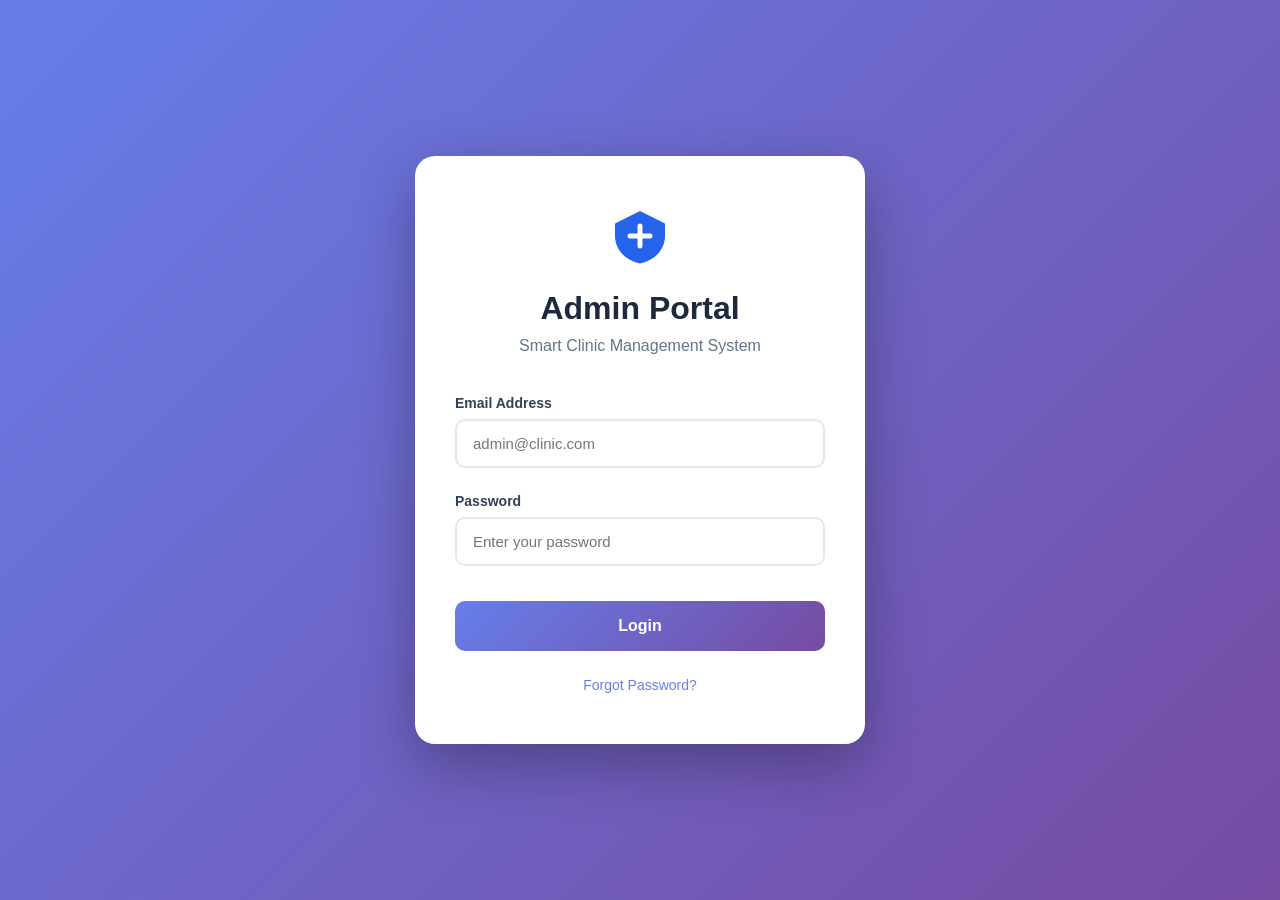
<file: frontend/admin/index.html>
<!DOCTYPE html>
<html lang="en">
<head>
    <meta charset="UTF-8">
    <meta name="viewport" content="width=device-width, initial-scale=1.0">
    <title>Admin Portal - Smart Clinic</title>
    <link rel="stylesheet" href="styles.css">
</head>
<body>
    <div class="container">
        <div class="login-card">
            <div class="logo">
                <svg width="60" height="60" viewBox="0 0 24 24" fill="none" xmlns="http://www.w3.org/2000/svg">
                    <path d="M12 2L2 7V12C2 16.97 5.63 21.67 12 23C18.37 21.67 22 16.97 22 12V7L12 2Z" fill="#2563eb"/>
                    <path d="M12 8V16M8 12H16" stroke="white" stroke-width="2" stroke-linecap="round"/>
                </svg>
            </div>
            <h1>Admin Portal</h1>
            <p class="subtitle">Smart Clinic Management System</p>
            
            <form id="loginForm">
                <div class="form-group">
                    <label for="email">Email Address</label>
                    <input type="email" id="email" name="email" placeholder="admin@clinic.com" required>
                </div>
                
                <div class="form-group">
                    <label for="password">Password</label>
                    <input type="password" id="password" name="password" placeholder="Enter your password" required>
                </div>
                
                <button type="submit" class="btn-login">Login</button>
            </form>
            
            <div class="footer-links">
                <a href="#">Forgot Password?</a>
            </div>
        </div>
    </div>
    
    <script src="script.js"></script>
</body>
</html>
</file>
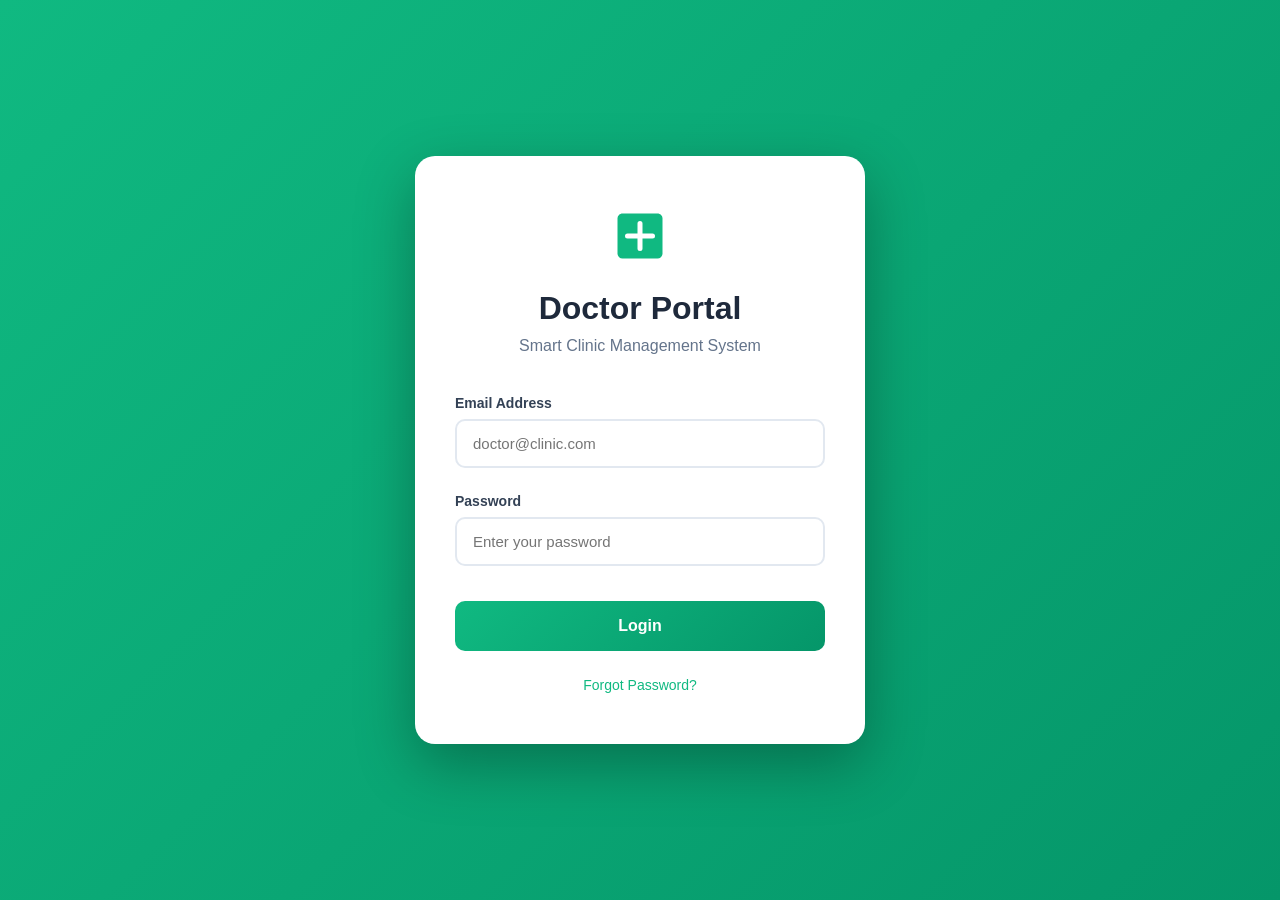
<file: frontend/doctor/index.html>
<!DOCTYPE html>
<html lang="en">
<head>
    <meta charset="UTF-8">
    <meta name="viewport" content="width=device-width, initial-scale=1.0">
    <title>Doctor Portal - Smart Clinic</title>
    <link rel="stylesheet" href="styles.css">
</head>
<body>
    <div class="container">
        <div class="login-card">
            <div class="logo">
                <svg width="60" height="60" viewBox="0 0 24 24" fill="none" xmlns="http://www.w3.org/2000/svg">
                    <path d="M19 3H5C3.9 3 3 3.9 3 5V19C3 20.1 3.9 21 5 21H19C20.1 21 21 20.1 21 19V5C21 3.9 20.1 3 19 3Z" fill="#10b981"/>
                    <path d="M12 7V17M7 12H17" stroke="white" stroke-width="2" stroke-linecap="round"/>
                </svg>
            </div>
            <h1>Doctor Portal</h1>
            <p class="subtitle">Smart Clinic Management System</p>
            
            <form id="loginForm">
                <div class="form-group">
                    <label for="email">Email Address</label>
                    <input type="email" id="email" name="email" placeholder="doctor@clinic.com" required>
                </div>
                
                <div class="form-group">
                    <label for="password">Password</label>
                    <input type="password" id="password" name="password" placeholder="Enter your password" required>
                </div>
                
                <button type="submit" class="btn-login">Login</button>
            </form>
            
            <div class="footer-links">
                <a href="#">Forgot Password?</a>
            </div>
        </div>
    </div>
    
    <script src="script.js"></script>
</body>
</html>
</file>
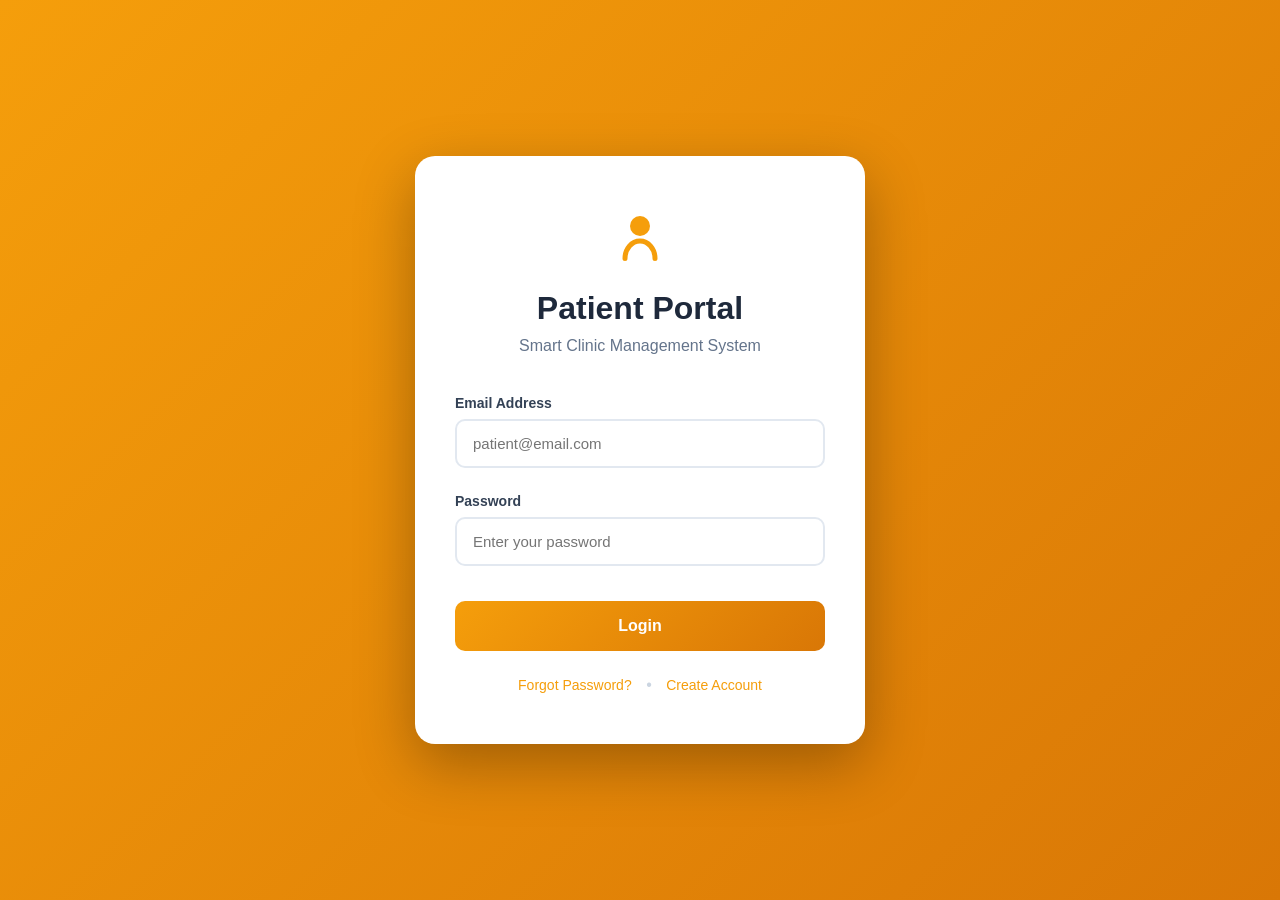
<file: frontend/patient/index.html>
<!DOCTYPE html>
<html lang="en">
<head>
    <meta charset="UTF-8">
    <meta name="viewport" content="width=device-width, initial-scale=1.0">
    <title>Patient Portal - Smart Clinic</title>
    <link rel="stylesheet" href="styles.css">
</head>
<body>
    <div class="container">
        <div class="login-card">
            <div class="logo">
                <svg width="60" height="60" viewBox="0 0 24 24" fill="none" xmlns="http://www.w3.org/2000/svg">
                    <circle cx="12" cy="8" r="4" fill="#f59e0b"/>
                    <path d="M6 21C6 17.134 8.686 14 12 14C15.314 14 18 17.134 18 21" stroke="#f59e0b" stroke-width="2" stroke-linecap="round"/>
                </svg>
            </div>
            <h1>Patient Portal</h1>
            <p class="subtitle">Smart Clinic Management System</p>
            
            <form id="loginForm">
                <div class="form-group">
                    <label for="email">Email Address</label>
                    <input type="email" id="email" name="email" placeholder="patient@email.com" required>
                </div>
                
                <div class="form-group">
                    <label for="password">Password</label>
                    <input type="password" id="password" name="password" placeholder="Enter your password" required>
                </div>
                
                <button type="submit" class="btn-login">Login</button>
            </form>
            
            <div class="footer-links">
                <a href="#">Forgot Password?</a>
                <span class="separator">•</span>
                <a href="register.html">Create Account</a>
            </div>
        </div>
    </div>
    
    <script src="script.js"></script>
</body>
</html>
</file>
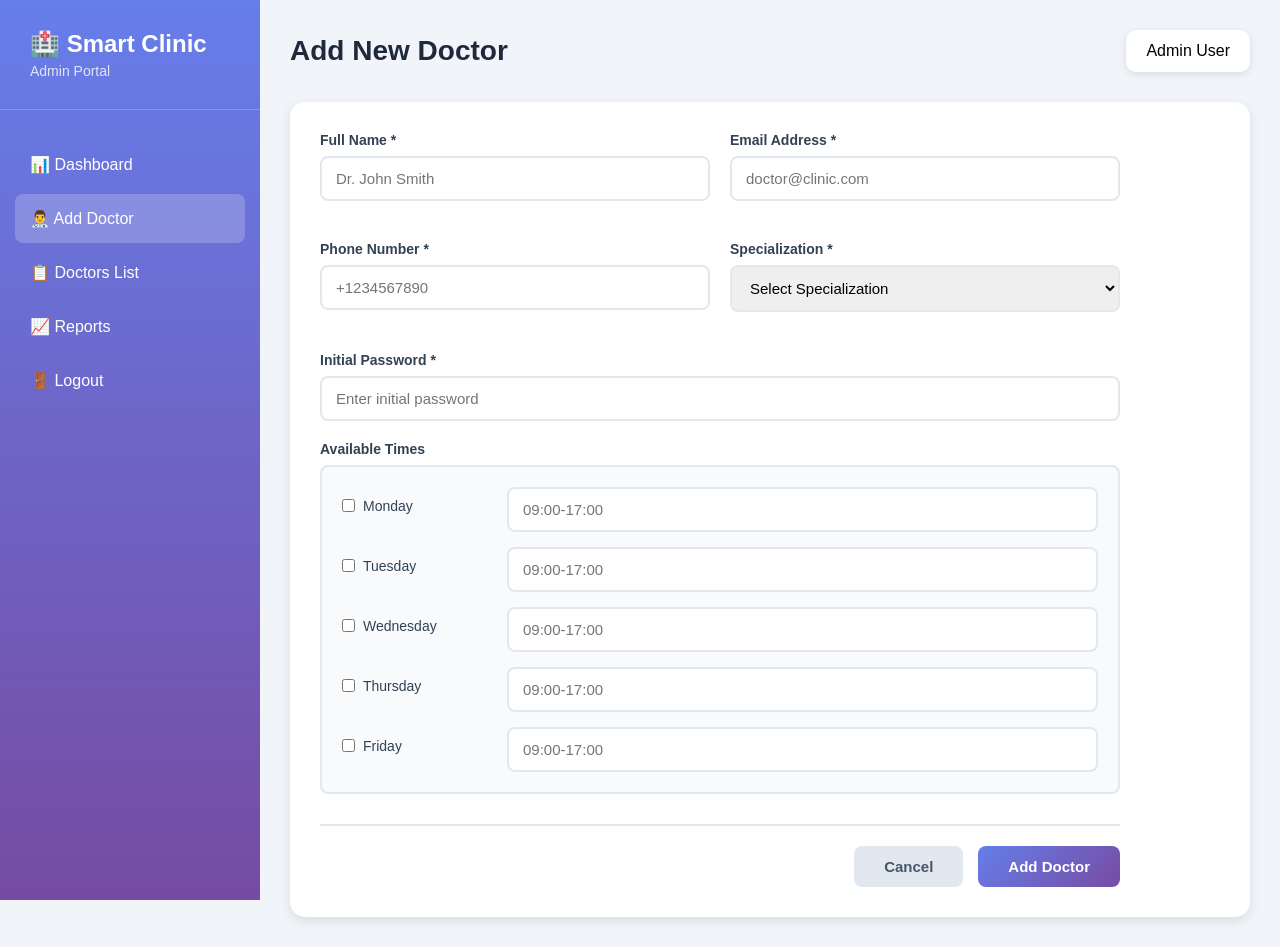
<file: frontend/admin/add-doctor.html>
<!DOCTYPE html>
<html lang="en">
<head>
    <meta charset="UTF-8">
    <meta name="viewport" content="width=device-width, initial-scale=1.0">
    <title>Add Doctor - Admin Portal</title>
    <link rel="stylesheet" href="dashboard-styles.css">
</head>
<body>
    <div class="dashboard">
        <aside class="sidebar">
            <div class="logo">
                <h2>🏥 Smart Clinic</h2>
                <p>Admin Portal</p>
            </div>
            <nav>
                <a href="dashboard.html">📊 Dashboard</a>
                <a href="add-doctor.html" class="active">👨‍⚕️ Add Doctor</a>
                <a href="doctors-list.html">📋 Doctors List</a>
                <a href="reports.html">📈 Reports</a>
                <a href="index.html">🚪 Logout</a>
            </nav>
        </aside>
        
        <main class="content">
            <header>
                <h1>Add New Doctor</h1>
                <div class="user-info">
                    <span id="adminName">Admin User</span>
                </div>
            </header>
            
            <div class="card">
                <form id="addDoctorForm" class="doctor-form">
                    <div class="form-row">
                        <div class="form-group">
                            <label for="name">Full Name *</label>
                            <input type="text" id="name" required placeholder="Dr. John Smith">
                        </div>
                        
                        <div class="form-group">
                            <label for="email">Email Address *</label>
                            <input type="email" id="email" required placeholder="doctor@clinic.com">
                        </div>
                    </div>
                    
                    <div class="form-row">
                        <div class="form-group">
                            <label for="phone">Phone Number *</label>
                            <input type="tel" id="phone" required placeholder="+1234567890">
                        </div>
                        
                        <div class="form-group">
                            <label for="specialization">Specialization *</label>
                            <select id="specialization" required>
                                <option value="">Select Specialization</option>
                                <option value="Cardiology">Cardiology</option>
                                <option value="Pediatrics">Pediatrics</option>
                                <option value="Dermatology">Dermatology</option>
                                <option value="Orthopedics">Orthopedics</option>
                                <option value="Neurology">Neurology</option>
                                <option value="General Practice">General Practice</option>
                                <option value="Psychiatry">Psychiatry</option>
                            </select>
                        </div>
                    </div>
                    
                    <div class="form-group">
                        <label for="password">Initial Password *</label>
                        <input type="password" id="password" required placeholder="Enter initial password">
                    </div>
                    
                    <div class="form-group">
                        <label>Available Times</label>
                        <div class="availability-section">
                            <div class="day-schedule">
                                <label><input type="checkbox" name="monday"> Monday</label>
                                <input type="text" placeholder="09:00-17:00" class="time-input">
                            </div>
                            <div class="day-schedule">
                                <label><input type="checkbox" name="tuesday"> Tuesday</label>
                                <input type="text" placeholder="09:00-17:00" class="time-input">
                            </div>
                            <div class="day-schedule">
                                <label><input type="checkbox" name="wednesday"> Wednesday</label>
                                <input type="text" placeholder="09:00-17:00" class="time-input">
                            </div>
                            <div class="day-schedule">
                                <label><input type="checkbox" name="thursday"> Thursday</label>
                                <input type="text" placeholder="09:00-17:00" class="time-input">
                            </div>
                            <div class="day-schedule">
                                <label><input type="checkbox" name="friday"> Friday</label>
                                <input type="text" placeholder="09:00-17:00" class="time-input">
                            </div>
                        </div>
                    </div>
                    
                    <div class="form-actions">
                        <button type="button" class="btn-secondary" onclick="history.back()">Cancel</button>
                        <button type="submit" class="btn-primary">Add Doctor</button>
                    </div>
                </form>
            </div>
        </main>
    </div>
    
    <script src="add-doctor.js"></script>
</body>
</html>
</file>
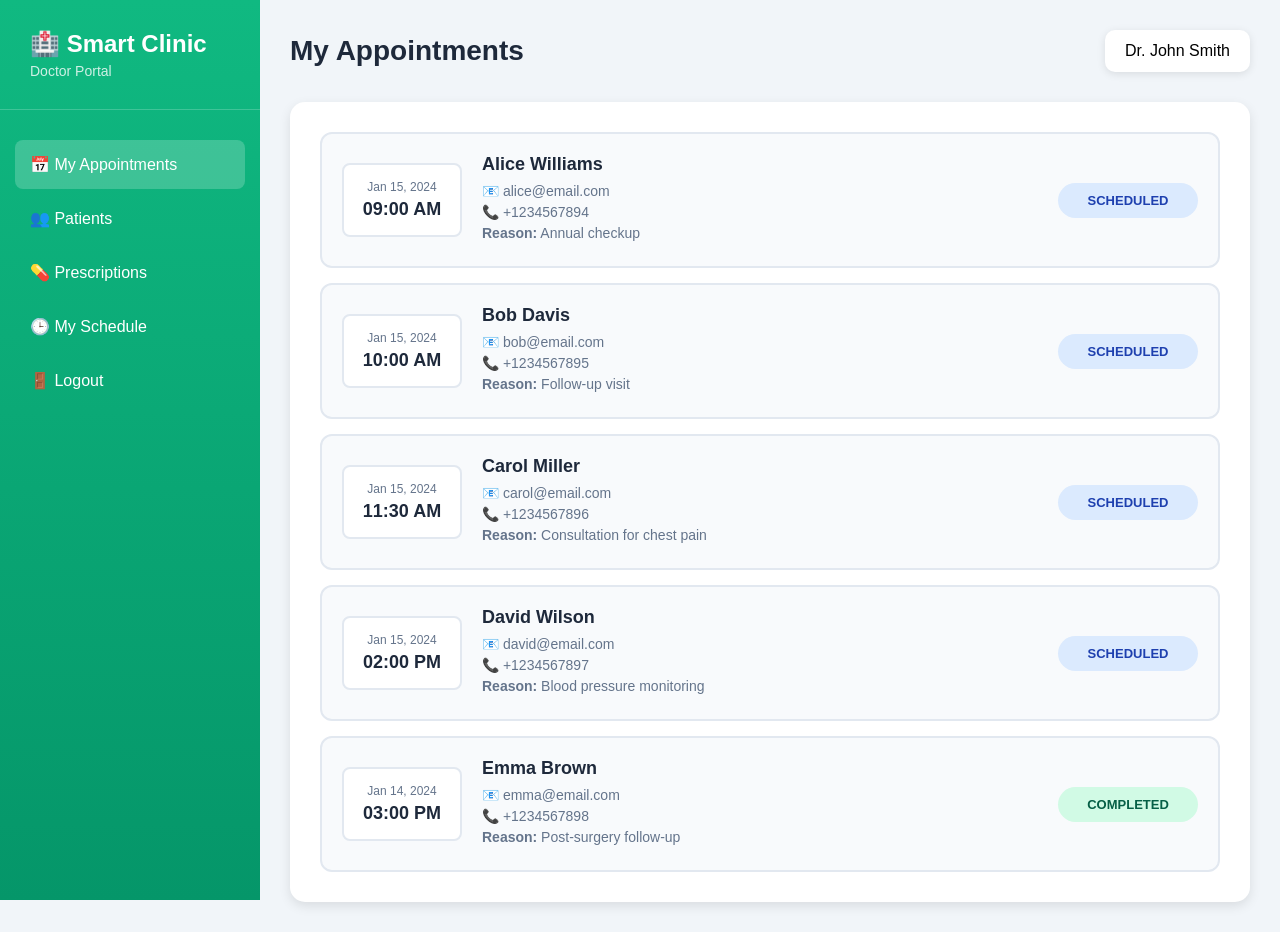
<file: frontend/doctor/dashboard.html>
<!DOCTYPE html>
<html lang="en">
<head>
    <meta charset="UTF-8">
    <meta name="viewport" content="width=device-width, initial-scale=1.0">
    <title>Doctor Dashboard - Smart Clinic</title>
    <link rel="stylesheet" href="dashboard-styles.css">
</head>
<body>
    <div class="dashboard">
        <aside class="sidebar">
            <div class="logo">
                <h2>🏥 Smart Clinic</h2>
                <p>Doctor Portal</p>
            </div>
            <nav>
                <a href="dashboard.html" class="active">📅 My Appointments</a>
                <a href="patients.html">👥 Patients</a>
                <a href="prescriptions.html">💊 Prescriptions</a>
                <a href="schedule.html">🕒 My Schedule</a>
                <a href="index.html">🚪 Logout</a>
            </nav>
        </aside>
        
        <main class="content">
            <header>
                <h1>My Appointments</h1>
                <div class="user-info">
                    <span id="doctorName">Dr. John Smith</span>
                </div>
            </header>
            
            <div class="card">
                <div class="appointments-list">
                    <div class="appointment-item">
                        <div class="appointment-time">
                            <div class="date">Jan 15, 2024</div>
                            <div class="time">09:00 AM</div>
                        </div>
                        <div class="appointment-details">
                            <h3>Alice Williams</h3>
                            <p>📧 alice@email.com</p>
                            <p>📞 +1234567894</p>
                            <p><strong>Reason:</strong> Annual checkup</p>
                        </div>
                        <div class="status-badge status-scheduled">SCHEDULED</div>
                    </div>
                    
                    <div class="appointment-item">
                        <div class="appointment-time">
                            <div class="date">Jan 15, 2024</div>
                            <div class="time">10:00 AM</div>
                        </div>
                        <div class="appointment-details">
                            <h3>Bob Davis</h3>
                            <p>📧 bob@email.com</p>
                            <p>📞 +1234567895</p>
                            <p><strong>Reason:</strong> Follow-up visit</p>
                        </div>
                        <div class="status-badge status-scheduled">SCHEDULED</div>
                    </div>
                    
                    <div class="appointment-item">
                        <div class="appointment-time">
                            <div class="date">Jan 15, 2024</div>
                            <div class="time">11:30 AM</div>
                        </div>
                        <div class="appointment-details">
                            <h3>Carol Miller</h3>
                            <p>📧 carol@email.com</p>
                            <p>📞 +1234567896</p>
                            <p><strong>Reason:</strong> Consultation for chest pain</p>
                        </div>
                        <div class="status-badge status-scheduled">SCHEDULED</div>
                    </div>
                    
                    <div class="appointment-item">
                        <div class="appointment-time">
                            <div class="date">Jan 15, 2024</div>
                            <div class="time">02:00 PM</div>
                        </div>
                        <div class="appointment-details">
                            <h3>David Wilson</h3>
                            <p>📧 david@email.com</p>
                            <p>📞 +1234567897</p>
                            <p><strong>Reason:</strong> Blood pressure monitoring</p>
                        </div>
                        <div class="status-badge status-scheduled">SCHEDULED</div>
                    </div>
                    
                    <div class="appointment-item">
                        <div class="appointment-time">
                            <div class="date">Jan 14, 2024</div>
                            <div class="time">03:00 PM</div>
                        </div>
                        <div class="appointment-details">
                            <h3>Emma Brown</h3>
                            <p>📧 emma@email.com</p>
                            <p>📞 +1234567898</p>
                            <p><strong>Reason:</strong> Post-surgery follow-up</p>
                        </div>
                        <div class="status-badge status-completed">COMPLETED</div>
                    </div>
                </div>
            </div>
        </main>
    </div>
</body>
</html>
</file>
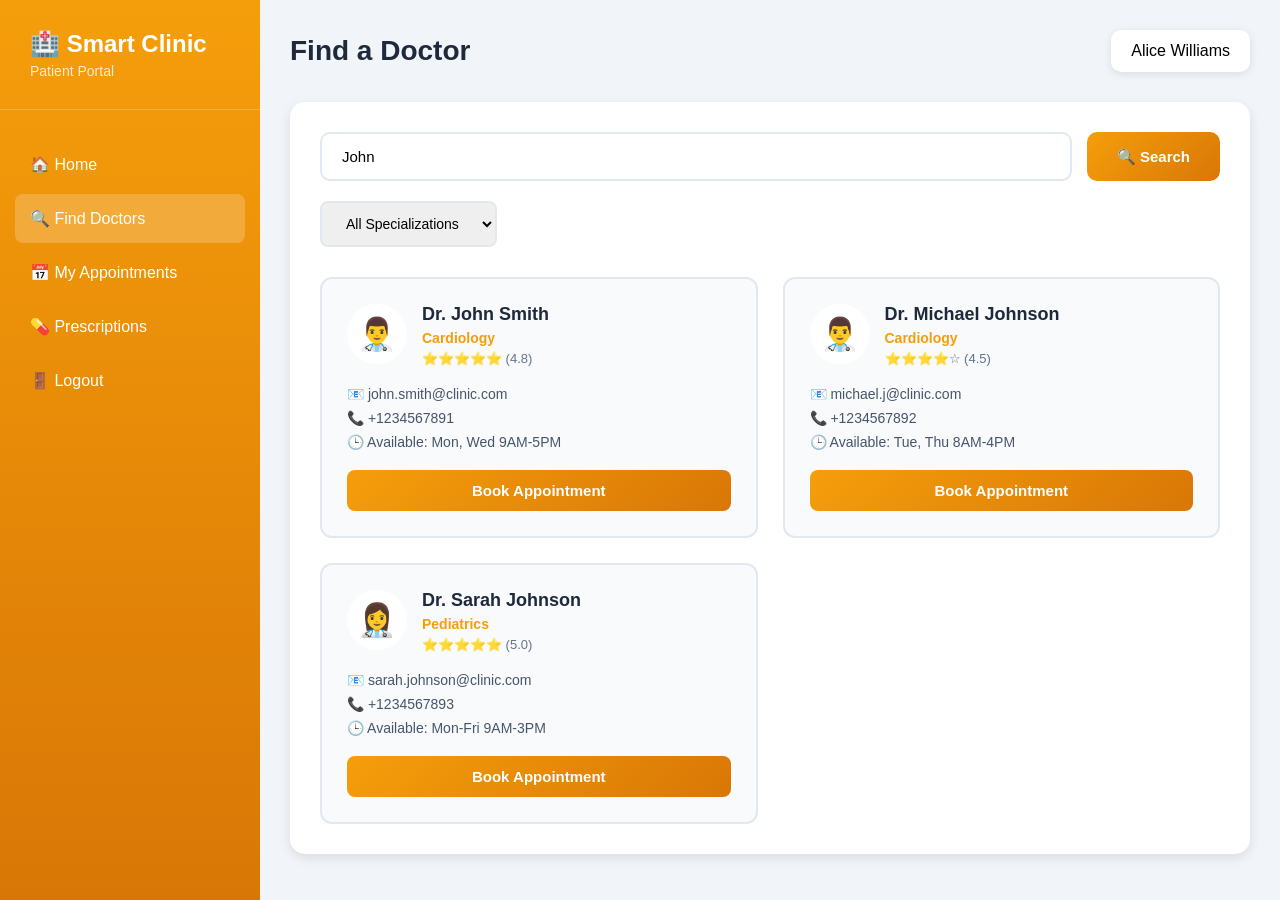
<file: frontend/patient/search-doctors.html>
<!DOCTYPE html>
<html lang="en">
<head>
    <meta charset="UTF-8">
    <meta name="viewport" content="width=device-width, initial-scale=1.0">
    <title>Search Doctors - Patient Portal</title>
    <link rel="stylesheet" href="dashboard-styles.css">
</head>
<body>
    <div class="dashboard">
        <aside class="sidebar">
            <div class="logo">
                <h2>🏥 Smart Clinic</h2>
                <p>Patient Portal</p>
            </div>
            <nav>
                <a href="dashboard.html">🏠 Home</a>
                <a href="search-doctors.html" class="active">🔍 Find Doctors</a>
                <a href="appointments.html">📅 My Appointments</a>
                <a href="prescriptions.html">💊 Prescriptions</a>
                <a href="index.html">🚪 Logout</a>
            </nav>
        </aside>
        
        <main class="content">
            <header>
                <h1>Find a Doctor</h1>
                <div class="user-info">
                    <span id="patientName">Alice Williams</span>
                </div>
            </header>
            
            <div class="card">
                <div class="search-section">
                    <div class="search-bar">
                        <input type="text" id="searchInput" placeholder="Search by doctor name or specialization..." value="John">
                        <button class="btn-search">🔍 Search</button>
                    </div>
                    
                    <div class="filters">
                        <select id="specializationFilter">
                            <option value="">All Specializations</option>
                            <option value="Cardiology">Cardiology</option>
                            <option value="Pediatrics">Pediatrics</option>
                            <option value="Dermatology">Dermatology</option>
                        </select>
                    </div>
                </div>
                
                <div class="doctors-grid">
                    <div class="doctor-card">
                        <div class="doctor-header">
                            <div class="doctor-avatar">👨‍⚕️</div>
                            <div class="doctor-info">
                                <h3>Dr. John Smith</h3>
                                <p class="specialization">Cardiology</p>
                                <div class="rating">⭐⭐⭐⭐⭐ (4.8)</div>
                            </div>
                        </div>
                        <div class="doctor-details">
                            <p>📧 john.smith@clinic.com</p>
                            <p>📞 +1234567891</p>
                            <p>🕒 Available: Mon, Wed 9AM-5PM</p>
                        </div>
                        <button class="btn-primary">Book Appointment</button>
                    </div>
                    
                    <div class="doctor-card">
                        <div class="doctor-header">
                            <div class="doctor-avatar">👨‍⚕️</div>
                            <div class="doctor-info">
                                <h3>Dr. Michael Johnson</h3>
                                <p class="specialization">Cardiology</p>
                                <div class="rating">⭐⭐⭐⭐☆ (4.5)</div>
                            </div>
                        </div>
                        <div class="doctor-details">
                            <p>📧 michael.j@clinic.com</p>
                            <p>📞 +1234567892</p>
                            <p>🕒 Available: Tue, Thu 8AM-4PM</p>
                        </div>
                        <button class="btn-primary">Book Appointment</button>
                    </div>
                    
                    <div class="doctor-card">
                        <div class="doctor-header">
                            <div class="doctor-avatar">👩‍⚕️</div>
                            <div class="doctor-info">
                                <h3>Dr. Sarah Johnson</h3>
                                <p class="specialization">Pediatrics</p>
                                <div class="rating">⭐⭐⭐⭐⭐ (5.0)</div>
                            </div>
                        </div>
                        <div class="doctor-details">
                            <p>📧 sarah.johnson@clinic.com</p>
                            <p>📞 +1234567893</p>
                            <p>🕒 Available: Mon-Fri 9AM-3PM</p>
                        </div>
                        <button class="btn-primary">Book Appointment</button>
                    </div>
                </div>
            </div>
        </main>
    </div>
</body>
</html>
</file>
<file: frontend/admin/styles.css>
* {
    margin: 0;
    padding: 0;
    box-sizing: border-box;
}

body {
    font-family: 'Segoe UI', Tahoma, Geneva, Verdana, sans-serif;
    background: linear-gradient(135deg, #667eea 0%, #764ba2 100%);
    min-height: 100vh;
    display: flex;
    align-items: center;
    justify-content: center;
    padding: 20px;
}

.container {
    width: 100%;
    max-width: 450px;
}

.login-card {
    background: white;
    border-radius: 20px;
    padding: 50px 40px;
    box-shadow: 0 20px 60px rgba(0, 0, 0, 0.3);
    text-align: center;
}

.logo {
    margin-bottom: 20px;
}

h1 {
    color: #1e293b;
    font-size: 32px;
    margin-bottom: 10px;
    font-weight: 700;
}

.subtitle {
    color: #64748b;
    font-size: 16px;
    margin-bottom: 40px;
}

.form-group {
    margin-bottom: 25px;
    text-align: left;
}

label {
    display: block;
    color: #334155;
    font-size: 14px;
    font-weight: 600;
    margin-bottom: 8px;
}

input {
    width: 100%;
    padding: 14px 16px;
    border: 2px solid #e2e8f0;
    border-radius: 10px;
    font-size: 15px;
    transition: all 0.3s;
    outline: none;
}

input:focus {
    border-color: #667eea;
    box-shadow: 0 0 0 3px rgba(102, 126, 234, 0.1);
}

.btn-login {
    width: 100%;
    padding: 16px;
    background: linear-gradient(135deg, #667eea 0%, #764ba2 100%);
    color: white;
    border: none;
    border-radius: 10px;
    font-size: 16px;
    font-weight: 600;
    cursor: pointer;
    transition: transform 0.2s, box-shadow 0.2s;
    margin-top: 10px;
}

.btn-login:hover {
    transform: translateY(-2px);
    box-shadow: 0 10px 25px rgba(102, 126, 234, 0.3);
}

.btn-login:active {
    transform: translateY(0);
}

.footer-links {
    margin-top: 25px;
}

.footer-links a {
    color: #667eea;
    text-decoration: none;
    font-size: 14px;
    font-weight: 500;
}

.footer-links a:hover {
    text-decoration: underline;
}

.message {
    padding: 12px;
    border-radius: 8px;
    margin-bottom: 20px;
    font-size: 14px;
}

.message.success {
    background-color: #d1fae5;
    color: #065f46;
    border: 1px solid #6ee7b7;
}

.message.error {
    background-color: #fee2e2;
    color: #991b1b;
    border: 1px solid #fca5a5;
}
</file>
<file: frontend/doctor/styles.css>
* {
    margin: 0;
    padding: 0;
    box-sizing: border-box;
}

body {
    font-family: 'Segoe UI', Tahoma, Geneva, Verdana, sans-serif;
    background: linear-gradient(135deg, #10b981 0%, #059669 100%);
    min-height: 100vh;
    display: flex;
    align-items: center;
    justify-content: center;
    padding: 20px;
}

.container {
    width: 100%;
    max-width: 450px;
}

.login-card {
    background: white;
    border-radius: 20px;
    padding: 50px 40px;
    box-shadow: 0 20px 60px rgba(0, 0, 0, 0.3);
    text-align: center;
}

.logo {
    margin-bottom: 20px;
}

h1 {
    color: #1e293b;
    font-size: 32px;
    margin-bottom: 10px;
    font-weight: 700;
}

.subtitle {
    color: #64748b;
    font-size: 16px;
    margin-bottom: 40px;
}

.form-group {
    margin-bottom: 25px;
    text-align: left;
}

label {
    display: block;
    color: #334155;
    font-size: 14px;
    font-weight: 600;
    margin-bottom: 8px;
}

input {
    width: 100%;
    padding: 14px 16px;
    border: 2px solid #e2e8f0;
    border-radius: 10px;
    font-size: 15px;
    transition: all 0.3s;
    outline: none;
}

input:focus {
    border-color: #10b981;
    box-shadow: 0 0 0 3px rgba(16, 185, 129, 0.1);
}

.btn-login {
    width: 100%;
    padding: 16px;
    background: linear-gradient(135deg, #10b981 0%, #059669 100%);
    color: white;
    border: none;
    border-radius: 10px;
    font-size: 16px;
    font-weight: 600;
    cursor: pointer;
    transition: transform 0.2s, box-shadow 0.2s;
    margin-top: 10px;
}

.btn-login:hover {
    transform: translateY(-2px);
    box-shadow: 0 10px 25px rgba(16, 185, 129, 0.3);
}

.btn-login:active {
    transform: translateY(0);
}

.footer-links {
    margin-top: 25px;
}

.footer-links a {
    color: #10b981;
    text-decoration: none;
    font-size: 14px;
    font-weight: 500;
}

.footer-links a:hover {
    text-decoration: underline;
}

.message {
    padding: 12px;
    border-radius: 8px;
    margin-bottom: 20px;
    font-size: 14px;
}

.message.success {
    background-color: #d1fae5;
    color: #065f46;
    border: 1px solid #6ee7b7;
}

.message.error {
    background-color: #fee2e2;
    color: #991b1b;
    border: 1px solid #fca5a5;
}
</file>
<file: frontend/patient/styles.css>
* {
    margin: 0;
    padding: 0;
    box-sizing: border-box;
}

body {
    font-family: 'Segoe UI', Tahoma, Geneva, Verdana, sans-serif;
    background: linear-gradient(135deg, #f59e0b 0%, #d97706 100%);
    min-height: 100vh;
    display: flex;
    align-items: center;
    justify-content: center;
    padding: 20px;
}

.container {
    width: 100%;
    max-width: 450px;
}

.login-card {
    background: white;
    border-radius: 20px;
    padding: 50px 40px;
    box-shadow: 0 20px 60px rgba(0, 0, 0, 0.3);
    text-align: center;
}

.logo {
    margin-bottom: 20px;
}

h1 {
    color: #1e293b;
    font-size: 32px;
    margin-bottom: 10px;
    font-weight: 700;
}

.subtitle {
    color: #64748b;
    font-size: 16px;
    margin-bottom: 40px;
}

.form-group {
    margin-bottom: 25px;
    text-align: left;
}

label {
    display: block;
    color: #334155;
    font-size: 14px;
    font-weight: 600;
    margin-bottom: 8px;
}

input {
    width: 100%;
    padding: 14px 16px;
    border: 2px solid #e2e8f0;
    border-radius: 10px;
    font-size: 15px;
    transition: all 0.3s;
    outline: none;
}

input:focus {
    border-color: #f59e0b;
    box-shadow: 0 0 0 3px rgba(245, 158, 11, 0.1);
}

.btn-login {
    width: 100%;
    padding: 16px;
    background: linear-gradient(135deg, #f59e0b 0%, #d97706 100%);
    color: white;
    border: none;
    border-radius: 10px;
    font-size: 16px;
    font-weight: 600;
    cursor: pointer;
    transition: transform 0.2s, box-shadow 0.2s;
    margin-top: 10px;
}

.btn-login:hover {
    transform: translateY(-2px);
    box-shadow: 0 10px 25px rgba(245, 158, 11, 0.3);
}

.btn-login:active {
    transform: translateY(0);
}

.footer-links {
    margin-top: 25px;
}

.footer-links a {
    color: #f59e0b;
    text-decoration: none;
    font-size: 14px;
    font-weight: 500;
}

.footer-links a:hover {
    text-decoration: underline;
}

.separator {
    color: #cbd5e1;
    margin: 0 10px;
}

.message {
    padding: 12px;
    border-radius: 8px;
    margin-bottom: 20px;
    font-size: 14px;
}

.message.success {
    background-color: #d1fae5;
    color: #065f46;
    border: 1px solid #6ee7b7;
}

.message.error {
    background-color: #fee2e2;
    color: #991b1b;
    border: 1px solid #fca5a5;
}
</file>
<file: frontend/admin/dashboard-styles.css>
* {
    margin: 0;
    padding: 0;
    box-sizing: border-box;
}

body {
    font-family: 'Segoe UI', Tahoma, Geneva, Verdana, sans-serif;
    background: #f1f5f9;
}

.dashboard {
    display: flex;
    min-height: 100vh;
}

.sidebar {
    width: 260px;
    background: linear-gradient(180deg, #667eea 0%, #764ba2 100%);
    color: white;
    padding: 30px 0;
    position: fixed;
    height: 100vh;
}

.logo {
    padding: 0 30px 30px;
    border-bottom: 1px solid rgba(255, 255, 255, 0.2);
    margin-bottom: 30px;
}

.logo h2 {
    font-size: 24px;
    margin-bottom: 5px;
}

.logo p {
    font-size: 14px;
    opacity: 0.8;
}

nav {
    padding: 0 15px;
}

nav a {
    display: block;
    color: white;
    text-decoration: none;
    padding: 15px 15px;
    margin-bottom: 5px;
    border-radius: 8px;
    transition: background 0.3s;
}

nav a:hover {
    background: rgba(255, 255, 255, 0.1);
}

nav a.active {
    background: rgba(255, 255, 255, 0.2);
}

.content {
    margin-left: 260px;
    flex: 1;
    padding: 30px;
}

header {
    display: flex;
    justify-content: space-between;
    align-items: center;
    margin-bottom: 30px;
}

header h1 {
    color: #1e293b;
    font-size: 28px;
}

.user-info {
    background: white;
    padding: 12px 20px;
    border-radius: 10px;
    box-shadow: 0 2px 8px rgba(0, 0, 0, 0.1);
}

.card {
    background: white;
    border-radius: 15px;
    padding: 30px;
    box-shadow: 0 4px 12px rgba(0, 0, 0, 0.1);
}

.doctor-form {
    max-width: 800px;
}

.form-row {
    display: grid;
    grid-template-columns: 1fr 1fr;
    gap: 20px;
    margin-bottom: 20px;
}

.form-group {
    margin-bottom: 20px;
}

.form-group label {
    display: block;
    color: #334155;
    font-size: 14px;
    font-weight: 600;
    margin-bottom: 8px;
}

.form-group input,
.form-group select {
    width: 100%;
    padding: 12px 14px;
    border: 2px solid #e2e8f0;
    border-radius: 8px;
    font-size: 15px;
    transition: all 0.3s;
    outline: none;
}

.form-group input:focus,
.form-group select:focus {
    border-color: #667eea;
    box-shadow: 0 0 0 3px rgba(102, 126, 234, 0.1);
}

.availability-section {
    background: #f8fafc;
    padding: 20px;
    border-radius: 8px;
    border: 2px solid #e2e8f0;
}

.day-schedule {
    display: grid;
    grid-template-columns: 150px 1fr;
    gap: 15px;
    margin-bottom: 15px;
    align-items: center;
}

.day-schedule:last-child {
    margin-bottom: 0;
}

.day-schedule label {
    display: flex;
    align-items: center;
    gap: 8px;
    font-weight: 500;
}

.day-schedule input[type="checkbox"] {
    width: auto;
}

.time-input {
    padding: 8px 12px;
    border: 1px solid #cbd5e1;
    border-radius: 6px;
    font-size: 14px;
}

.form-actions {
    display: flex;
    gap: 15px;
    justify-content: flex-end;
    margin-top: 30px;
    padding-top: 20px;
    border-top: 2px solid #e2e8f0;
}

.btn-primary,
.btn-secondary {
    padding: 12px 30px;
    border: none;
    border-radius: 8px;
    font-size: 15px;
    font-weight: 600;
    cursor: pointer;
    transition: all 0.3s;
}

.btn-primary {
    background: linear-gradient(135deg, #667eea 0%, #764ba2 100%);
    color: white;
}

.btn-primary:hover {
    transform: translateY(-2px);
    box-shadow: 0 8px 20px rgba(102, 126, 234, 0.3);
}

.btn-secondary {
    background: #e2e8f0;
    color: #475569;
}

.btn-secondary:hover {
    background: #cbd5e1;
}

.message {
    padding: 15px;
    border-radius: 8px;
    margin-bottom: 20px;
    font-size: 14px;
}

.message.success {
    background-color: #d1fae5;
    color: #065f46;
    border: 1px solid #6ee7b7;
}

.message.error {
    background-color: #fee2e2;
    color: #991b1b;
    border: 1px solid #fca5a5;
}
</file>
<file: frontend/doctor/dashboard-styles.css>
* {
    margin: 0;
    padding: 0;
    box-sizing: border-box;
}

body {
    font-family: 'Segoe UI', Tahoma, Geneva, Verdana, sans-serif;
    background: #f1f5f9;
}

.dashboard {
    display: flex;
    min-height: 100vh;
}

.sidebar {
    width: 260px;
    background: linear-gradient(180deg, #10b981 0%, #059669 100%);
    color: white;
    padding: 30px 0;
    position: fixed;
    height: 100vh;
}

.logo {
    padding: 0 30px 30px;
    border-bottom: 1px solid rgba(255, 255, 255, 0.2);
    margin-bottom: 30px;
}

.logo h2 {
    font-size: 24px;
    margin-bottom: 5px;
}

.logo p {
    font-size: 14px;
    opacity: 0.8;
}

nav {
    padding: 0 15px;
}

nav a {
    display: block;
    color: white;
    text-decoration: none;
    padding: 15px 15px;
    margin-bottom: 5px;
    border-radius: 8px;
    transition: background 0.3s;
}

nav a:hover {
    background: rgba(255, 255, 255, 0.1);
}

nav a.active {
    background: rgba(255, 255, 255, 0.2);
}

.content {
    margin-left: 260px;
    flex: 1;
    padding: 30px;
}

header {
    display: flex;
    justify-content: space-between;
    align-items: center;
    margin-bottom: 30px;
}

header h1 {
    color: #1e293b;
    font-size: 28px;
}

.user-info {
    background: white;
    padding: 12px 20px;
    border-radius: 10px;
    box-shadow: 0 2px 8px rgba(0, 0, 0, 0.1);
}

.card {
    background: white;
    border-radius: 15px;
    padding: 30px;
    box-shadow: 0 4px 12px rgba(0, 0, 0, 0.1);
}

.appointments-list {
    display: flex;
    flex-direction: column;
    gap: 15px;
}

.appointment-item {
    background: #f8fafc;
    border: 2px solid #e2e8f0;
    border-radius: 12px;
    padding: 20px;
    display: grid;
    grid-template-columns: 120px 1fr 140px;
    gap: 20px;
    align-items: center;
    transition: transform 0.2s;
}

.appointment-item:hover {
    transform: translateX(5px);
    border-color: #10b981;
}

.appointment-time {
    text-align: center;
    padding: 15px;
    background: white;
    border-radius: 8px;
    border: 2px solid #e2e8f0;
}

.appointment-time .date {
    font-size: 12px;
    color: #64748b;
    margin-bottom: 5px;
}

.appointment-time .time {
    font-size: 18px;
    font-weight: 700;
    color: #1e293b;
}

.appointment-details h3 {
    color: #1e293b;
    font-size: 18px;
    margin-bottom: 8px;
}

.appointment-details p {
    color: #64748b;
    font-size: 14px;
    margin-bottom: 5px;
}

.status-badge {
    padding: 10px 20px;
    border-radius: 20px;
    font-size: 13px;
    font-weight: 600;
    text-align: center;
}

.status-scheduled {
    background: #dbeafe;
    color: #1e40af;
}

.status-completed {
    background: #d1fae5;
    color: #065f46;
}

.status-cancelled {
    background: #fee2e2;
    color: #991b1b;
}
</file>
<file: frontend/patient/dashboard-styles.css>
* {
    margin: 0;
    padding: 0;
    box-sizing: border-box;
}

body {
    font-family: 'Segoe UI', Tahoma, Geneva, Verdana, sans-serif;
    background: #f1f5f9;
}

.dashboard {
    display: flex;
    min-height: 100vh;
}

.sidebar {
    width: 260px;
    background: linear-gradient(180deg, #f59e0b 0%, #d97706 100%);
    color: white;
    padding: 30px 0;
    position: fixed;
    height: 100vh;
}

.logo {
    padding: 0 30px 30px;
    border-bottom: 1px solid rgba(255, 255, 255, 0.2);
    margin-bottom: 30px;
}

.logo h2 {
    font-size: 24px;
    margin-bottom: 5px;
}

.logo p {
    font-size: 14px;
    opacity: 0.8;
}

nav {
    padding: 0 15px;
}

nav a {
    display: block;
    color: white;
    text-decoration: none;
    padding: 15px 15px;
    margin-bottom: 5px;
    border-radius: 8px;
    transition: background 0.3s;
}

nav a:hover {
    background: rgba(255, 255, 255, 0.1);
}

nav a.active {
    background: rgba(255, 255, 255, 0.2);
}

.content {
    margin-left: 260px;
    flex: 1;
    padding: 30px;
}

header {
    display: flex;
    justify-content: space-between;
    align-items: center;
    margin-bottom: 30px;
}

header h1 {
    color: #1e293b;
    font-size: 28px;
}

.user-info {
    background: white;
    padding: 12px 20px;
    border-radius: 10px;
    box-shadow: 0 2px 8px rgba(0, 0, 0, 0.1);
}

.card {
    background: white;
    border-radius: 15px;
    padding: 30px;
    box-shadow: 0 4px 12px rgba(0, 0, 0, 0.1);
}

.search-section {
    margin-bottom: 30px;
}

.search-bar {
    display: flex;
    gap: 15px;
    margin-bottom: 20px;
}

.search-bar input {
    flex: 1;
    padding: 14px 20px;
    border: 2px solid #e2e8f0;
    border-radius: 10px;
    font-size: 15px;
}

.btn-search {
    padding: 14px 30px;
    background: linear-gradient(135deg, #f59e0b 0%, #d97706 100%);
    color: white;
    border: none;
    border-radius: 10px;
    font-size: 15px;
    font-weight: 600;
    cursor: pointer;
}

.filters select {
    padding: 12px 20px;
    border: 2px solid #e2e8f0;
    border-radius: 8px;
    font-size: 14px;
}

.doctors-grid {
    display: grid;
    grid-template-columns: repeat(auto-fill, minmax(320px, 1fr));
    gap: 25px;
}

.doctor-card {
    background: #f8fafc;
    border: 2px solid #e2e8f0;
    border-radius: 12px;
    padding: 25px;
    transition: transform 0.2s, box-shadow 0.2s;
}

.doctor-card:hover {
    transform: translateY(-5px);
    box-shadow: 0 8px 20px rgba(0, 0, 0, 0.15);
}

.doctor-header {
    display: flex;
    gap: 15px;
    margin-bottom: 20px;
}

.doctor-avatar {
    width: 60px;
    height: 60px;
    background: white;
    border-radius: 50%;
    display: flex;
    align-items: center;
    justify-content: center;
    font-size: 32px;
}

.doctor-info h3 {
    color: #1e293b;
    font-size: 18px;
    margin-bottom: 5px;
}

.specialization {
    color: #f59e0b;
    font-weight: 600;
    font-size: 14px;
    margin-bottom: 5px;
}

.rating {
    font-size: 13px;
    color: #64748b;
}

.doctor-details {
    margin-bottom: 20px;
    font-size: 14px;
    color: #475569;
}

.doctor-details p {
    margin-bottom: 8px;
}

.btn-primary {
    width: 100%;
    padding: 12px;
    background: linear-gradient(135deg, #f59e0b 0%, #d97706 100%);
    color: white;
    border: none;
    border-radius: 8px;
    font-size: 15px;
    font-weight: 600;
    cursor: pointer;
    transition: transform 0.2s;
}

.btn-primary:hover {
    transform: scale(1.05);
}

/* Doctor Dashboard Styles */
.appointments-list {
    display: flex;
    flex-direction: column;
    gap: 15px;
}

.appointment-item {
    background: #f8fafc;
    border: 2px solid #e2e8f0;
    border-radius: 12px;
    padding: 20px;
    display: grid;
    grid-template-columns: auto 1fr auto;
    gap: 20px;
    align-items: center;
}

.appointment-time {
    text-align: center;
    padding: 15px;
    background: white;
    border-radius: 8px;
    border: 2px solid #e2e8f0;
}

.appointment-time .date {
    font-size: 12px;
    color: #64748b;
    margin-bottom: 5px;
}

.appointment-time .time {
    font-size: 18px;
    font-weight: 700;
    color: #1e293b;
}

.appointment-details h3 {
    color: #1e293b;
    font-size: 18px;
    margin-bottom: 8px;
}

.appointment-details p {
    color: #64748b;
    font-size: 14px;
    margin-bottom: 5px;
}

.status-badge {
    padding: 8px 16px;
    border-radius: 20px;
    font-size: 13px;
    font-weight: 600;
}

.status-scheduled {
    background: #dbeafe;
    color: #1e40af;
}

.status-completed {
    background: #d1fae5;
    color: #065f46;
}
</file>
